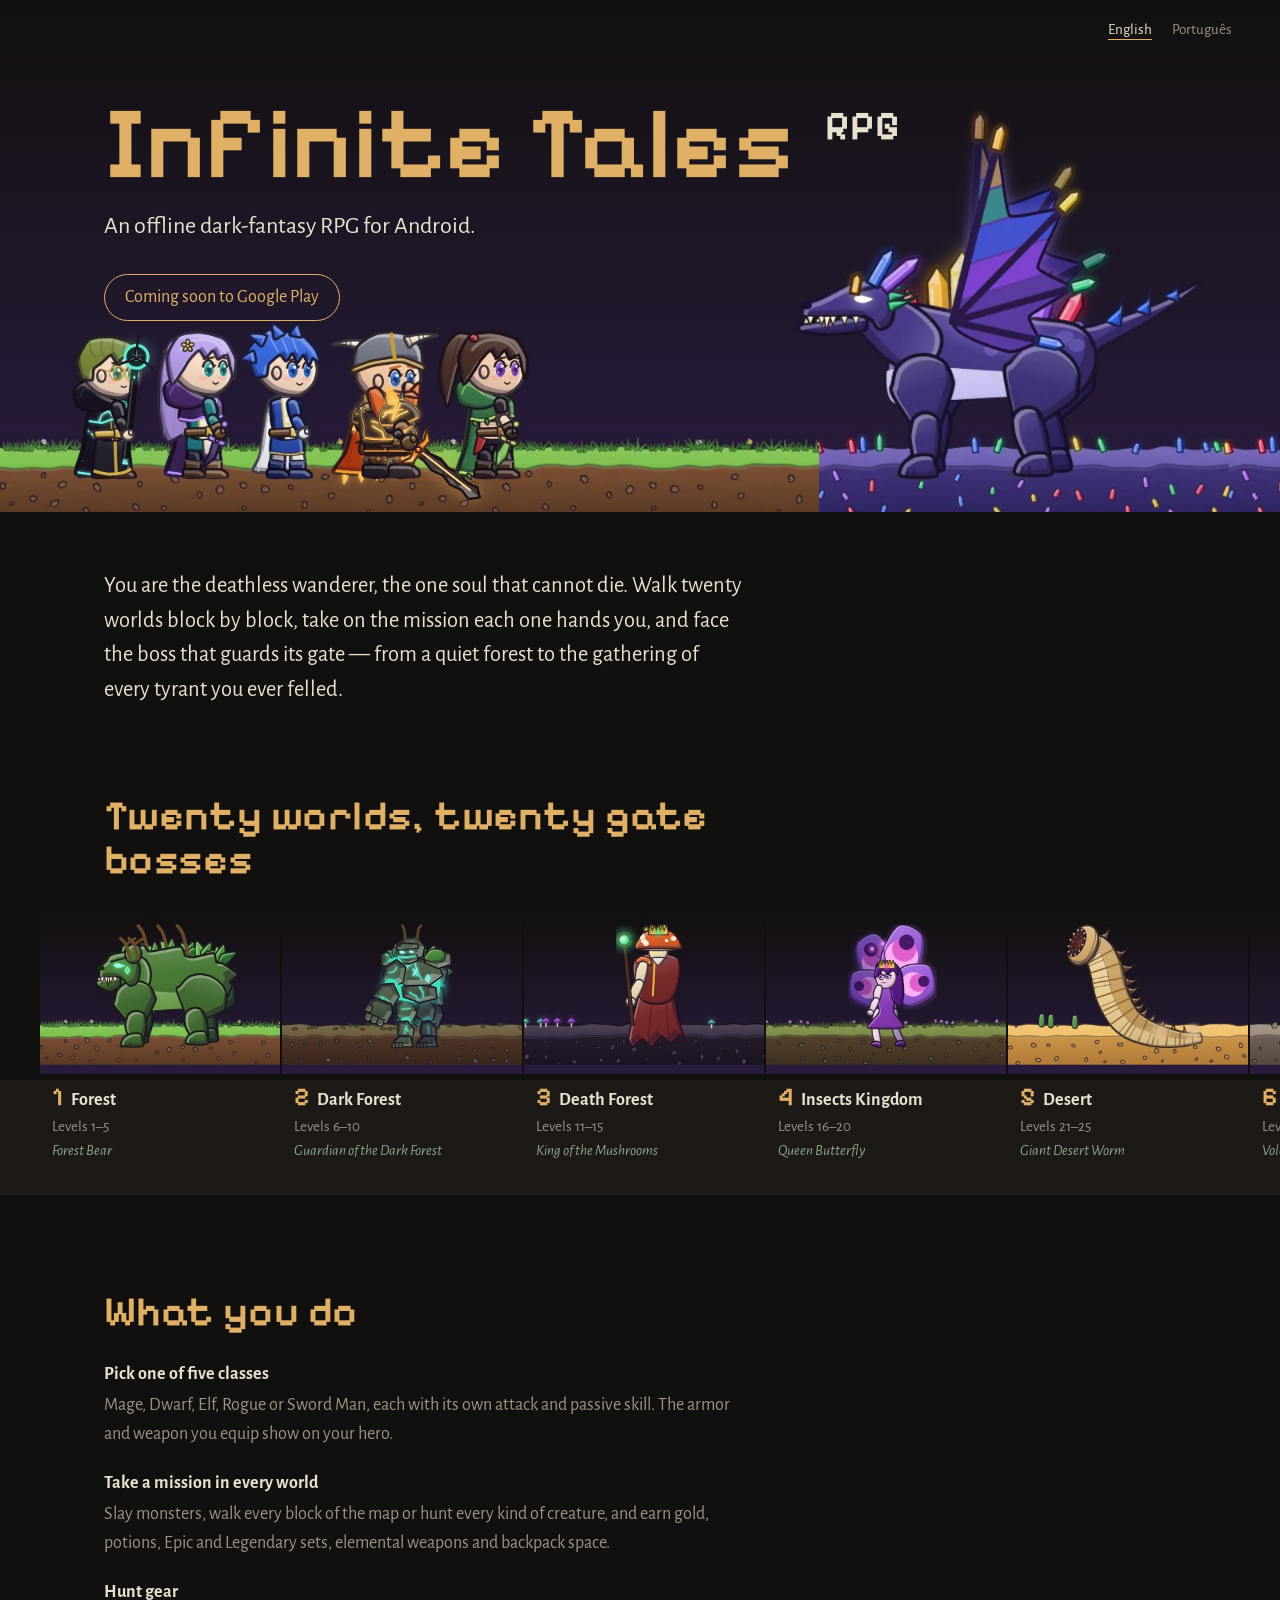
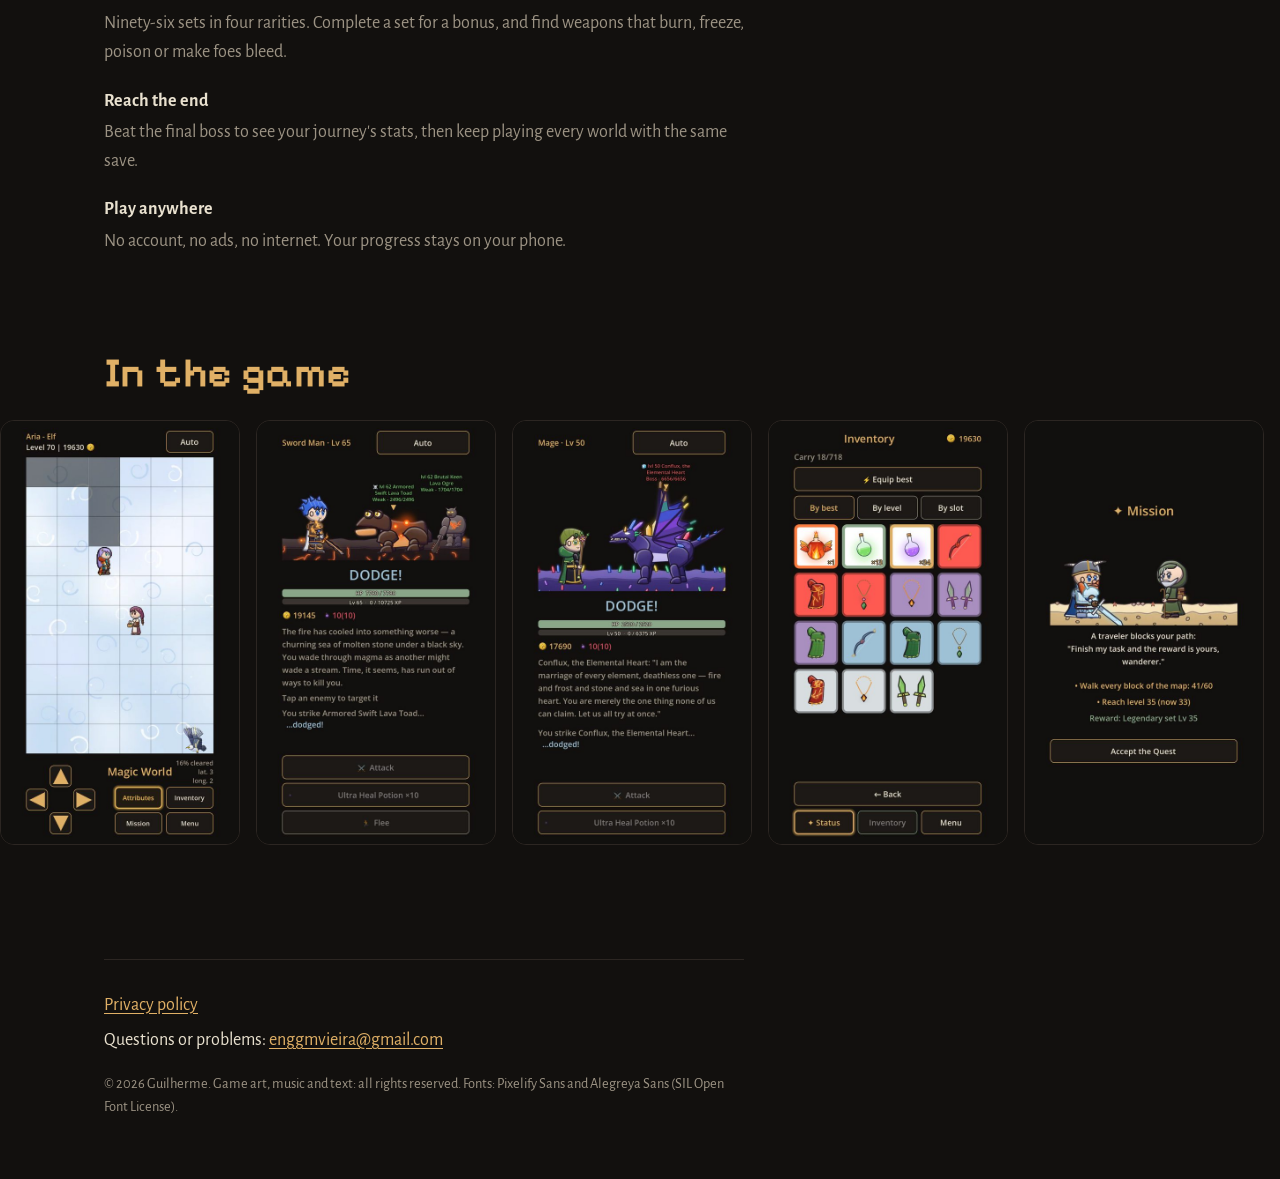
<file: index.html>
<!doctype html>
<html lang="en" data-lang="en">
<head>
<meta charset="utf-8">
<meta name="viewport" content="width=device-width, initial-scale=1">
<title>Infinite Tales RPG</title>
<meta name="description" content="An offline dark-fantasy RPG for Android: five classes, twenty worlds, a mission and a gate boss in every one.">
<meta property="og:title" content="Infinite Tales RPG">
<meta property="og:description" content="An offline dark-fantasy RPG for Android: five classes, twenty worlds, a mission and a gate boss in every one.">
<meta property="og:image" content="assets/img/share-en.jpg">
<meta name="theme-color" content="#12100e">
<link rel="icon" href="assets/img/favicon-64.png">
<link rel="apple-touch-icon" href="assets/img/icon-180.png">
<link rel="stylesheet" href="assets/css/site.css">
<script src="assets/site.js" defer></script>
</head>
<body>
<header class="top">
  <nav class="langs" aria-label="Language">
    <button type="button" data-set-lang="en" aria-pressed="true">English</button>
    <button type="button" data-set-lang="pt-BR" aria-pressed="false">Português</button>
  </nav>
</header>

<main>
  <section class="hero">
    <div class="hero-text">
      <h1>Infinite Tales <span class="rpg">RPG</span></h1>
      <p class="tagline">
        <span lang="en">An offline dark-fantasy RPG for Android.</span>
        <span lang="pt-BR">Um RPG de fantasia sombria offline para Android.</span>
      </p>
      <p class="store" id="store">
        <span lang="en">Coming soon to Google Play</span>
        <span lang="pt-BR">Em breve no Google Play</span>
      </p>
    </div>
    <img class="hero-art" src="assets/img/hero.jpg" srcset="assets/img/hero-1000.jpg 1000w, assets/img/hero.jpg 1600w" sizes="100vw" width="1600" height="640"
         alt="The five heroes — mage, elf, sword man, dwarf and rogue — facing a crystal dragon">
  </section>

  <section class="intro prose">
    <p lang="en">You are the deathless wanderer, the one soul that cannot die. Walk twenty worlds block by block, take on the mission each one hands you, and face the boss that guards its gate — from a quiet forest to the gathering of every tyrant you ever felled.</p>
    <p lang="pt-BR">Você é o andarilho imortal, a única alma que não pode morrer. Atravesse vinte mundos bloco a bloco, cumpra a missão que cada um entrega e enfrente o chefe que guarda o portão — de uma floresta tranquila até a reunião de todos os tiranos que você já derrubou.</p>
  </section>

  <section class="road-section" aria-labelledby="road-title">
    <h2 id="road-title" class="prose-w">
      <span lang="en">Twenty worlds, twenty gate bosses</span>
      <span lang="pt-BR">Vinte mundos, vinte chefes do portão</span>
    </h2>
    <ol class="road" tabindex="0">
      <li>
        <img src="assets/img/road/01.jpg" width="360" height="250" loading="lazy" alt="Forest Bear">
        <p class="stop"><span class="num">1</span> Forest</p>
        <p class="lv"><span lang="en">Levels 1–5</span><span lang="pt-BR">Níveis 1–5</span></p>
        <p class="boss">Forest Bear</p>
      </li>
      <li>
        <img src="assets/img/road/02.jpg" width="360" height="250" loading="lazy" alt="Guardian of the Dark Forest">
        <p class="stop"><span class="num">2</span> Dark Forest</p>
        <p class="lv"><span lang="en">Levels 6–10</span><span lang="pt-BR">Níveis 6–10</span></p>
        <p class="boss">Guardian of the Dark Forest</p>
      </li>
      <li>
        <img src="assets/img/road/03.jpg" width="360" height="250" loading="lazy" alt="King of the Mushrooms">
        <p class="stop"><span class="num">3</span> Death Forest</p>
        <p class="lv"><span lang="en">Levels 11–15</span><span lang="pt-BR">Níveis 11–15</span></p>
        <p class="boss">King of the Mushrooms</p>
      </li>
      <li>
        <img src="assets/img/road/04.jpg" width="360" height="250" loading="lazy" alt="Queen Butterfly">
        <p class="stop"><span class="num">4</span> Insects Kingdom</p>
        <p class="lv"><span lang="en">Levels 16–20</span><span lang="pt-BR">Níveis 16–20</span></p>
        <p class="boss">Queen Butterfly</p>
      </li>
      <li>
        <img src="assets/img/road/05.jpg" width="360" height="250" loading="lazy" alt="Giant Desert Worm">
        <p class="stop"><span class="num">5</span> Desert</p>
        <p class="lv"><span lang="en">Levels 21–25</span><span lang="pt-BR">Níveis 21–25</span></p>
        <p class="boss">Giant Desert Worm</p>
      </li>
      <li>
        <img src="assets/img/road/06.jpg" width="360" height="250" loading="lazy" alt="Volcano Eater Golem">
        <p class="stop"><span class="num">6</span> Golem Kingdom</p>
        <p class="lv"><span lang="en">Levels 26–30</span><span lang="pt-BR">Níveis 26–30</span></p>
        <p class="boss">Volcano Eater Golem</p>
      </li>
      <li>
        <img src="assets/img/road/07.jpg" width="360" height="250" loading="lazy" alt="The Tide Hydra">
        <p class="stop"><span class="num">7</span> Beach</p>
        <p class="lv"><span lang="en">Levels 31–35</span><span lang="pt-BR">Níveis 31–35</span></p>
        <p class="boss">The Tide Hydra</p>
      </li>
      <li>
        <img src="assets/img/road/08.jpg" width="360" height="250" loading="lazy" alt="Leviathan of the Deep">
        <p class="stop"><span class="num">8</span> Ocean</p>
        <p class="lv"><span lang="en">Levels 36–40</span><span lang="pt-BR">Níveis 36–40</span></p>
        <p class="boss">Leviathan of the Deep</p>
      </li>
      <li>
        <img src="assets/img/road/09.jpg" width="360" height="250" loading="lazy" alt="The Frost Sovereign">
        <p class="stop"><span class="num">9</span> Iceland</p>
        <p class="lv"><span lang="en">Levels 41–45</span><span lang="pt-BR">Níveis 41–45</span></p>
        <p class="boss">The Frost Sovereign</p>
      </li>
      <li>
        <img src="assets/img/road/10.jpg" width="360" height="250" loading="lazy" alt="Conflux, the Elemental Heart">
        <p class="stop"><span class="num">10</span> Elemental World</p>
        <p class="lv"><span lang="en">Levels 46–50</span><span lang="pt-BR">Níveis 46–50</span></p>
        <p class="boss">Conflux, the Elemental Heart</p>
      </li>
      <li>
        <img src="assets/img/road/11.jpg" width="360" height="250" loading="lazy" alt="Bahamortis, the Elder Wyrm">
        <p class="stop"><span class="num">11</span> Dragon World</p>
        <p class="lv"><span lang="en">Levels 51–55</span><span lang="pt-BR">Níveis 51–55</span></p>
        <p class="boss">Bahamortis, the Elder Wyrm</p>
      </li>
      <li>
        <img src="assets/img/road/12.jpg" width="360" height="250" loading="lazy" alt="The Ember Tyrant">
        <p class="stop"><span class="num">12</span> Fire World</p>
        <p class="lv"><span lang="en">Levels 56–60</span><span lang="pt-BR">Níveis 56–60</span></p>
        <p class="boss">The Ember Tyrant</p>
      </li>
      <li>
        <img src="assets/img/road/13.jpg" width="360" height="250" loading="lazy" alt="Magmaroth the Molten">
        <p class="stop"><span class="num">13</span> Lava World</p>
        <p class="lv"><span lang="en">Levels 61–65</span><span lang="pt-BR">Níveis 61–65</span></p>
        <p class="boss">Magmaroth the Molten</p>
      </li>
      <li>
        <img src="assets/img/road/14.jpg" width="360" height="250" loading="lazy" alt="Archmagus Vael">
        <p class="stop"><span class="num">14</span> Magic World</p>
        <p class="lv"><span lang="en">Levels 66–70</span><span lang="pt-BR">Níveis 66–70</span></p>
        <p class="boss">Archmagus Vael</p>
      </li>
      <li>
        <img src="assets/img/road/15.jpg" width="360" height="250" loading="lazy" alt="The Hexenlord">
        <p class="stop"><span class="num">15</span> Dark Magic</p>
        <p class="lv"><span lang="en">Levels 71–75</span><span lang="pt-BR">Níveis 71–75</span></p>
        <p class="boss">The Hexenlord</p>
      </li>
      <li>
        <img src="assets/img/road/16.jpg" width="360" height="250" loading="lazy" alt="The Void Warden">
        <p class="stop"><span class="num">16</span> Interstellar</p>
        <p class="lv"><span lang="en">Levels 76–80</span><span lang="pt-BR">Níveis 76–80</span></p>
        <p class="boss">The Void Warden</p>
      </li>
      <li>
        <img src="assets/img/road/17.jpg" width="360" height="250" loading="lazy" alt="The Endless One">
        <p class="stop"><span class="num">17</span> Infinity World</p>
        <p class="lv"><span lang="en">Levels 81–85</span><span lang="pt-BR">Níveis 81–85</span></p>
        <p class="boss">The Endless One</p>
      </li>
      <li>
        <img src="assets/img/road/18.jpg" width="360" height="250" loading="lazy" alt="The Pale Reaper">
        <p class="stop"><span class="num">18</span> Death World</p>
        <p class="lv"><span lang="en">Levels 86–90</span><span lang="pt-BR">Níveis 86–90</span></p>
        <p class="boss">The Pale Reaper</p>
      </li>
      <li>
        <img src="assets/img/road/19.jpg" width="360" height="250" loading="lazy" alt="Nihil, the Final Dark">
        <p class="stop"><span class="num">19</span> Dark Death World</p>
        <p class="lv"><span lang="en">Levels 91–95</span><span lang="pt-BR">Níveis 91–95</span></p>
        <p class="boss">Nihil, the Final Dark</p>
      </li>
      <li>
        <img src="assets/img/road/20.jpg" width="360" height="250" loading="lazy" alt="The First Tyrant">
        <p class="stop"><span class="num">20</span> Bosses World</p>
        <p class="lv"><span lang="en">Levels 96–100</span><span lang="pt-BR">Níveis 96–100</span></p>
        <p class="boss">The First Tyrant</p>
      </li>
    </ol>
  </section>

  <section class="features prose" aria-labelledby="feat-title">
    <h2 id="feat-title">
      <span lang="en">What you do</span>
      <span lang="pt-BR">O que você faz</span>
    </h2>
    <dl lang="en">
      <dt>Pick one of five classes</dt>
      <dd>Mage, Dwarf, Elf, Rogue or Sword Man, each with its own attack and passive skill. The armor and weapon you equip show on your hero.</dd>
      <dt>Take a mission in every world</dt>
      <dd>Slay monsters, walk every block of the map or hunt every kind of creature, and earn gold, potions, Epic and Legendary sets, elemental weapons and backpack space.</dd>
      <dt>Hunt gear</dt>
      <dd>Ninety-six sets in four rarities. Complete a set for a bonus, and find weapons that burn, freeze, poison or make foes bleed.</dd>
      <dt>Reach the end</dt>
      <dd>Beat the final boss to see your journey's stats, then keep playing every world with the same save.</dd>
      <dt>Play anywhere</dt>
      <dd>No account, no ads, no internet. Your progress stays on your phone.</dd>
    </dl>
    <dl lang="pt-BR">
      <dt>Escolha uma de cinco classes</dt>
      <dd>Mago, Anão, Elfo, Ladino ou Espadachim, cada um com seu ataque e sua habilidade passiva. A armadura e a arma que você equipa aparecem no seu herói.</dd>
      <dt>Cumpra uma missão em cada mundo</dt>
      <dd>Abata monstros, percorra todos os quadros do mapa ou cace todos os tipos de criatura, e ganhe ouro, poções, conjuntos Épicos e Lendários, armas elementais e espaço na mochila.</dd>
      <dt>Cace equipamentos</dt>
      <dd>Noventa e seis conjuntos em quatro raridades. Complete um conjunto para ganhar bônus e encontre armas que queimam, congelam, envenenam ou fazem sangrar.</dd>
      <dt>Chegue ao fim</dt>
      <dd>Derrote o chefe final para ver as estatísticas da sua jornada e continue jogando todos os mundos com o mesmo save.</dd>
      <dt>Jogue em qualquer lugar</dt>
      <dd>Sem conta, sem anúncios, sem internet. Seu progresso fica no seu celular.</dd>
    </dl>
  </section>

  <section class="shots-section" aria-labelledby="shots-title">
    <h2 id="shots-title" class="prose-w">
      <span lang="en">In the game</span>
      <span lang="pt-BR">No jogo</span>
    </h2>
    <ul class="shots" tabindex="0">
      <li>
        <img lang="en" src="assets/img/shots/en/1.jpg" width="540" height="960" loading="lazy" alt="The overworld map">
        <img lang="pt-BR" src="assets/img/shots/pt/1.jpg" width="540" height="960" loading="lazy" alt="O mapa do mundo">
      </li>
      <li>
        <img lang="en" src="assets/img/shots/en/2.jpg" width="540" height="960" loading="lazy" alt="A fight in Lava World">
        <img lang="pt-BR" src="assets/img/shots/pt/2.jpg" width="540" height="960" loading="lazy" alt="Uma luta no Lava World">
      </li>
      <li>
        <img lang="en" src="assets/img/shots/en/3.jpg" width="540" height="960" loading="lazy" alt="A gate boss">
        <img lang="pt-BR" src="assets/img/shots/pt/3.jpg" width="540" height="960" loading="lazy" alt="Um chefe do portão">
      </li>
      <li>
        <img lang="en" src="assets/img/shots/en/4.jpg" width="540" height="960" loading="lazy" alt="Inventory">
        <img lang="pt-BR" src="assets/img/shots/pt/4.jpg" width="540" height="960" loading="lazy" alt="Inventário">
      </li>
      <li>
        <img lang="en" src="assets/img/shots/en/5.jpg" width="540" height="960" loading="lazy" alt="A traveler's mission">
        <img lang="pt-BR" src="assets/img/shots/pt/5.jpg" width="540" height="960" loading="lazy" alt="A missão de um viajante">
      </li>
      <li>
        <img lang="en" src="assets/img/shots/en/6.jpg" width="540" height="960" loading="lazy" alt="The journey's end">
        <img lang="pt-BR" src="assets/img/shots/pt/6.jpg" width="540" height="960" loading="lazy" alt="O fim da jornada">
      </li>
    </ul>
  </section>
</main>

<footer class="foot prose">
  <p>
    <a href="privacy.html"><span lang="en">Privacy policy</span><span lang="pt-BR">Política de privacidade</span></a>
  </p>
  <p>
    <span lang="en">Questions or problems:</span><span lang="pt-BR">Dúvidas ou problemas:</span>
    <a href="mailto:enggmvieira@gmail.com">enggmvieira@gmail.com</a>
  </p>
  <p class="small">
    <span lang="en">© 2026 Guilherme. Game art, music and text: all rights reserved. Fonts: Pixelify Sans and Alegreya Sans (SIL Open Font License).</span>
    <span lang="pt-BR">© 2026 Guilherme. Arte, música e textos do jogo: todos os direitos reservados. Fontes: Pixelify Sans e Alegreya Sans (SIL Open Font License).</span>
  </p>
</footer>
</body>
</html>
</file>
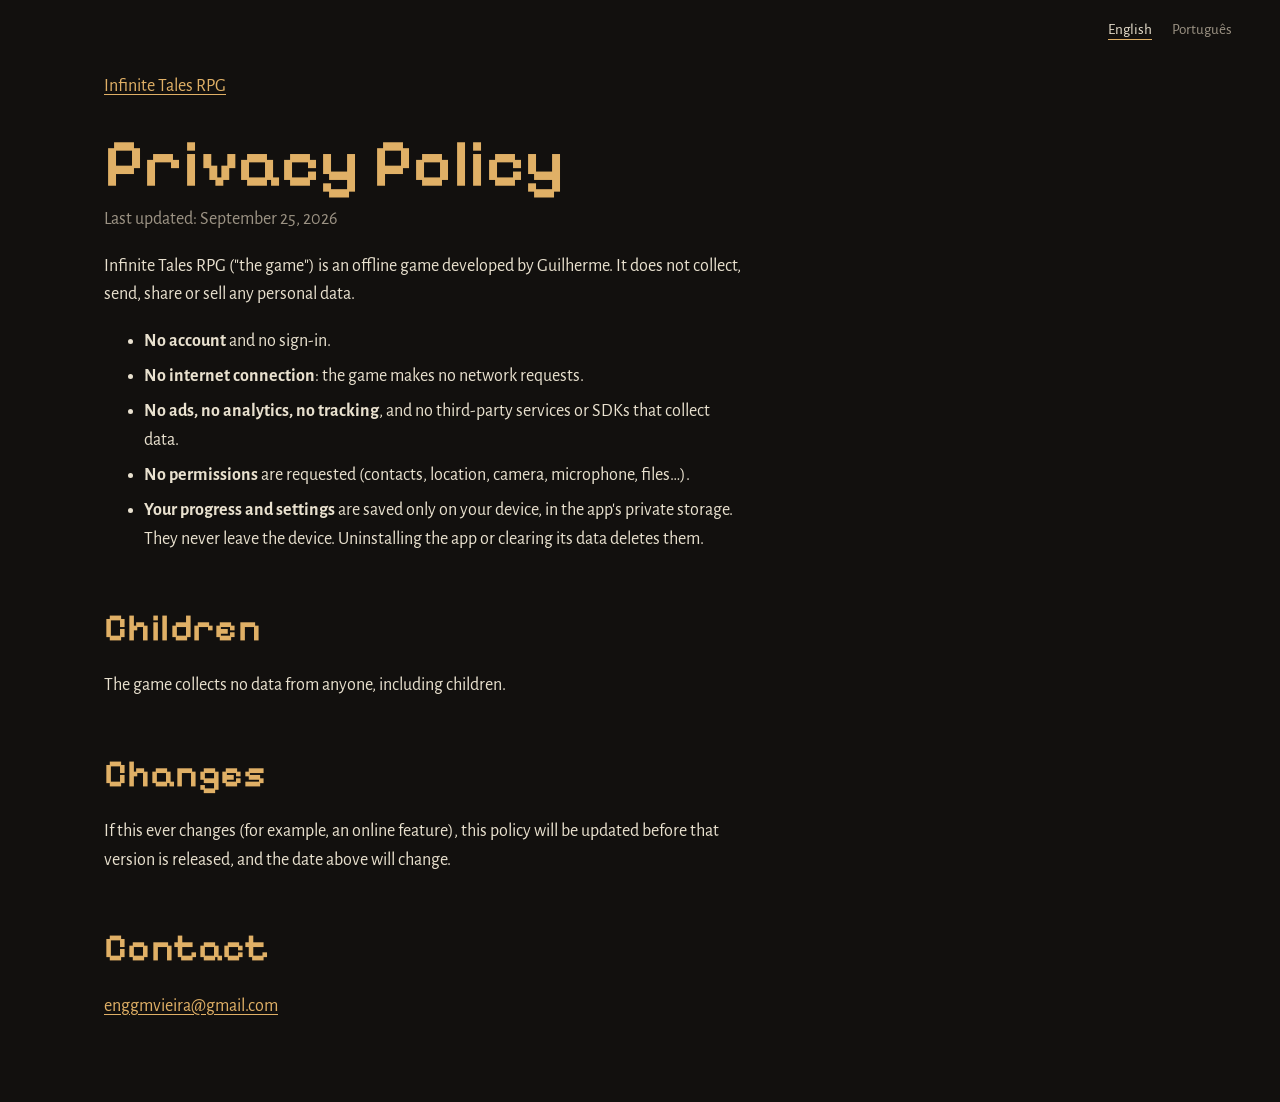
<file: privacy.html>
<!doctype html>
<html lang="en" data-lang="en">
<head>
<meta charset="utf-8">
<meta name="viewport" content="width=device-width, initial-scale=1">
<title>Privacy Policy — Infinite Tales RPG</title>
<meta name="description" content="Privacy policy of Infinite Tales RPG: an offline game that collects no personal data.">
<meta name="theme-color" content="#12100e">
<link rel="icon" href="assets/img/favicon-64.png">
<link rel="stylesheet" href="assets/css/site.css">
<script src="assets/site.js" defer></script>
</head>
<body>
<header class="top">
  <nav class="langs" aria-label="Language">
    <button type="button" data-set-lang="en" aria-pressed="true">English</button>
    <button type="button" data-set-lang="pt-BR" aria-pressed="false">Português</button>
  </nav>
</header>

<main class="doc prose">
  <a class="back" href="./">Infinite Tales RPG</a>

  <article lang="en">
    <h1>Privacy Policy</h1>
    <p class="updated">Last updated: September 25, 2026</p>
    <p>Infinite Tales RPG ("the game") is an offline game developed by Guilherme. It does not collect, send, share or sell any personal data.</p>
    <ul>
      <li><strong>No account</strong> and no sign-in.</li>
      <li><strong>No internet connection</strong>: the game makes no network requests.</li>
      <li><strong>No ads, no analytics, no tracking</strong>, and no third-party services or SDKs that collect data.</li>
      <li><strong>No permissions</strong> are requested (contacts, location, camera, microphone, files…).</li>
      <li><strong>Your progress and settings</strong> are saved only on your device, in the app's private storage. They never leave the device. Uninstalling the app or clearing its data deletes them.</li>
    </ul>
    <h2>Children</h2>
    <p>The game collects no data from anyone, including children.</p>
    <h2>Changes</h2>
    <p>If this ever changes (for example, an online feature), this policy will be updated before that version is released, and the date above will change.</p>
    <h2>Contact</h2>
    <p><a href="mailto:enggmvieira@gmail.com">enggmvieira@gmail.com</a></p>
  </article>

  <article lang="pt-BR">
    <h1>Política de Privacidade</h1>
    <p class="updated">Última atualização: 25 de setembro de 2026</p>
    <p>Infinite Tales RPG ("o jogo") é um jogo offline desenvolvido por Guilherme. Ele não coleta, envia, compartilha nem vende nenhum dado pessoal.</p>
    <ul>
      <li><strong>Sem conta</strong> e sem login.</li>
      <li><strong>Sem conexão com a internet</strong>: o jogo não faz nenhuma requisição de rede.</li>
      <li><strong>Sem anúncios, sem análise de uso, sem rastreamento</strong> e sem serviços ou SDKs de terceiros que coletem dados.</li>
      <li><strong>Nenhuma permissão</strong> é solicitada (contatos, localização, câmera, microfone, arquivos…).</li>
      <li><strong>Seu progresso e suas configurações</strong> ficam salvos só no seu aparelho, no armazenamento privado do app. Eles nunca saem do aparelho. Desinstalar o app ou limpar os dados dele apaga tudo.</li>
    </ul>
    <h2>Crianças</h2>
    <p>O jogo não coleta dados de ninguém, incluindo crianças.</p>
    <h2>Alterações</h2>
    <p>Se isso mudar algum dia (por exemplo, um recurso online), esta política será atualizada antes dessa versão ser lançada, e a data acima vai mudar.</p>
    <h2>Contato</h2>
    <p><a href="mailto:enggmvieira@gmail.com">enggmvieira@gmail.com</a></p>
  </article>
</main>
</body>
</html>
</file>
<file: assets/css/site.css>
/* Infinite Tales RPG — public site. Colours are the game's own palette (scripts/palette.gd). */

@font-face {
  font-family: "Pixelify Sans";
  src: url("../fonts/pixelify-sans-600.woff2") format("woff2");
  font-weight: 600;
  font-display: swap;
}
@font-face {
  font-family: "Alegreya Sans";
  src: url("../fonts/alegreya-sans-400-normal.woff2") format("woff2");
  font-weight: 400;
  font-style: normal;
  font-display: swap;
}
@font-face {
  font-family: "Alegreya Sans";
  src: url("../fonts/alegreya-sans-400-italic.woff2") format("woff2");
  font-weight: 400;
  font-style: italic;
  font-display: swap;
}
@font-face {
  font-family: "Alegreya Sans";
  src: url("../fonts/alegreya-sans-700-normal.woff2") format("woff2");
  font-weight: 700;
  font-display: swap;
}

:root {
  --night: #12100e;      /* page */
  --ember: #1d1916;      /* raised surfaces */
  --dusk: #2a1c40;       /* the horizon in the game's skies */
  --parchment: #e9e1cf;  /* text */
  --muted: #9c9384;      /* secondary text */
  --dawn: #e0b066;       /* gold: title, links */
  --sage: #8aa789;       /* the quiet facts */
  --display: "Pixelify Sans", "Alegreya Sans", system-ui, sans-serif;
  --text: "Alegreya Sans", "Trebuchet MS", system-ui, sans-serif;
  --measure: 40rem;   /* ≈ 64 characters of body text; rem so headings share the column */
  --gutter: clamp(16px, 4vw, 40px);
  color-scheme: dark;
}

* { box-sizing: border-box; }

html { background: var(--night); }

body {
  margin: 0;
  background: var(--night);
  color: var(--parchment);
  font: 400 1.125rem/1.6 var(--text);
  -webkit-font-smoothing: antialiased;
  overflow-x: hidden;
}

/* One language at a time (site.js sets data-lang; English without JS). */
html[data-lang="en"] [lang="pt-BR"],
html[data-lang="pt-BR"] [lang="en"] { display: none !important; }

a { color: var(--dawn); text-underline-offset: 0.18em; }
a:hover { color: var(--parchment); }
:focus-visible { outline: 2px solid var(--dawn); outline-offset: 3px; border-radius: 2px; }

img { display: block; max-width: 100%; height: auto; }

h1, h2 {
  font-family: var(--display);
  font-weight: 600;
  color: var(--dawn);
  line-height: 1.05;
  margin: 0;
}
h2 { font-size: clamp(1.8rem, 4vw, 2.6rem); margin-bottom: 0.6em; letter-spacing: 0.01em; }

.prose, .prose-w {
  width: min(100% - 2 * var(--gutter), var(--measure));
  margin-left: max(var(--gutter), calc((100% - 72rem) / 2 + var(--gutter)));
}

/* ── language switch ─────────────────────────────── */
.top {
  position: absolute;
  inset: 0 0 auto 0;
  display: flex;
  justify-content: flex-end;
  padding: 14px var(--gutter);
  z-index: 2;
}
.langs { display: flex; gap: 4px; }
.langs button {
  font: inherit;
  font-size: 0.95rem;
  color: var(--muted);
  background: none;
  border: 0;
  padding: 4px 8px;
  cursor: pointer;
}
.langs button[aria-pressed="true"] { color: var(--parchment); text-decoration: underline; text-decoration-color: var(--dawn); text-underline-offset: 0.3em; }

/* ── hero: the art, with the title in its night sky ── */
.hero { display: grid; }
.hero-art { width: 100%; grid-area: 1 / 1; }
.hero-text {
  grid-area: 1 / 1;
  z-index: 1;
  align-self: start;
  padding: clamp(48px, 7vw, 96px) 0 0 max(var(--gutter), calc((100% - 72rem) / 2 + var(--gutter)));
}
h1 { font-size: clamp(3rem, 8vw, 6.4rem); letter-spacing: 0.01em; }
h1 .rpg { font-size: 0.4em; color: var(--parchment); margin-left: 0.2em; vertical-align: 0.9em; }
.tagline { font-size: clamp(1.15rem, 2.2vw, 1.5rem); margin: 0.4em 0 1.2em; }
.store {
  display: inline-block;
  margin: 0;
  padding: 0.45em 1.1em;
  border: 1px solid var(--dawn);
  border-radius: 999px;
  color: var(--dawn);
}
a.store { text-decoration: none; }
a.store:hover { background: var(--dawn); color: var(--night); }

/* Narrow screens: the art is too short to hold the title — stack them. */
@media (max-width: 760px) {
  .hero-text { grid-area: auto; padding-top: 64px; padding-right: var(--gutter); }
  .hero-art { grid-area: auto; margin-top: 24px; }
}

.intro { margin-top: clamp(32px, 5vw, 56px); font-size: clamp(1.2rem, 2vw, 1.4rem); line-height: 1.55; }

/* ── the road: twenty worlds in order, the page's one big moment ── */
.road-section { margin-top: clamp(48px, 7vw, 88px); }
.road {
  list-style: none;
  margin: 0;
  padding: 0 var(--gutter) 18px;
  display: flex;
  gap: 2px;
  overflow-x: auto;
  scroll-snap-type: x proximity;
  scroll-padding: 0 var(--gutter);
  scrollbar-color: var(--dawn) var(--ember);
  scrollbar-width: thin;
  background: linear-gradient(to bottom, transparent 0, transparent 60%, var(--ember) 60%);
}
.road li { flex: 0 0 auto; width: 240px; scroll-snap-align: start; }
.road img { width: 240px; height: auto; }
.road p { margin: 0; padding: 0 12px; }
.road .stop { font-weight: 700; margin-top: 10px; }
.road .num {
  font-family: var(--display);
  font-weight: 600;
  color: var(--dawn);
  font-size: 1.6rem;
  line-height: 1;
  margin-right: 0.2em;
}
.road .lv { color: var(--muted); font-size: 0.95rem; }
.road .boss { color: var(--sage); font-size: 0.95rem; font-style: italic; padding-bottom: 14px; }

/* ── what you do ── */
.features { margin-top: clamp(56px, 8vw, 96px); }
.features dl { margin: 0; }
.features dt { font-weight: 700; color: var(--parchment); margin-top: 1.1em; }
.features dd { margin: 0.15em 0 0; color: var(--muted); }

/* ── screenshots ── */
.shots-section { margin-top: clamp(56px, 8vw, 96px); }
.shots {
  list-style: none;
  margin: 0;
  padding: 0 var(--gutter) 18px max(var(--gutter), calc((100% - 72rem) / 2 + var(--gutter)));
  display: flex;
  gap: 16px;
  overflow-x: auto;
  scroll-snap-type: x proximity;
  scrollbar-color: var(--dawn) var(--ember);
  scrollbar-width: thin;
}
.shots li { flex: 0 0 auto; scroll-snap-align: start; }
.shots img { width: clamp(170px, 22vw, 240px); border-radius: 14px; border: 1px solid #2c2622; }

/* ── footer ── */
.foot {
  margin-top: clamp(56px, 8vw, 96px);
  padding-bottom: 56px;
  border-top: 1px solid #2c2622;
  padding-top: 24px;
}
.foot p { margin: 0.35em 0; }
.foot .small { color: var(--muted); font-size: 0.9rem; margin-top: 1.2em; }

/* ── privacy page ── */
.doc { padding-top: 72px; padding-bottom: 64px; }
.doc h1 { font-size: clamp(2.6rem, 7vw, 4.2rem); }
.doc h2 { font-size: clamp(1.8rem, 4vw, 2.4rem); margin-top: 1.4em; }
.doc .updated { color: var(--muted); margin-top: 0.3em; }
.doc li { margin: 0.35em 0; }
.doc .back { display: inline-block; margin-bottom: 28px; }

@media (prefers-reduced-motion: no-preference) {
  .road, .shots { scroll-behavior: smooth; }
}
</file>
